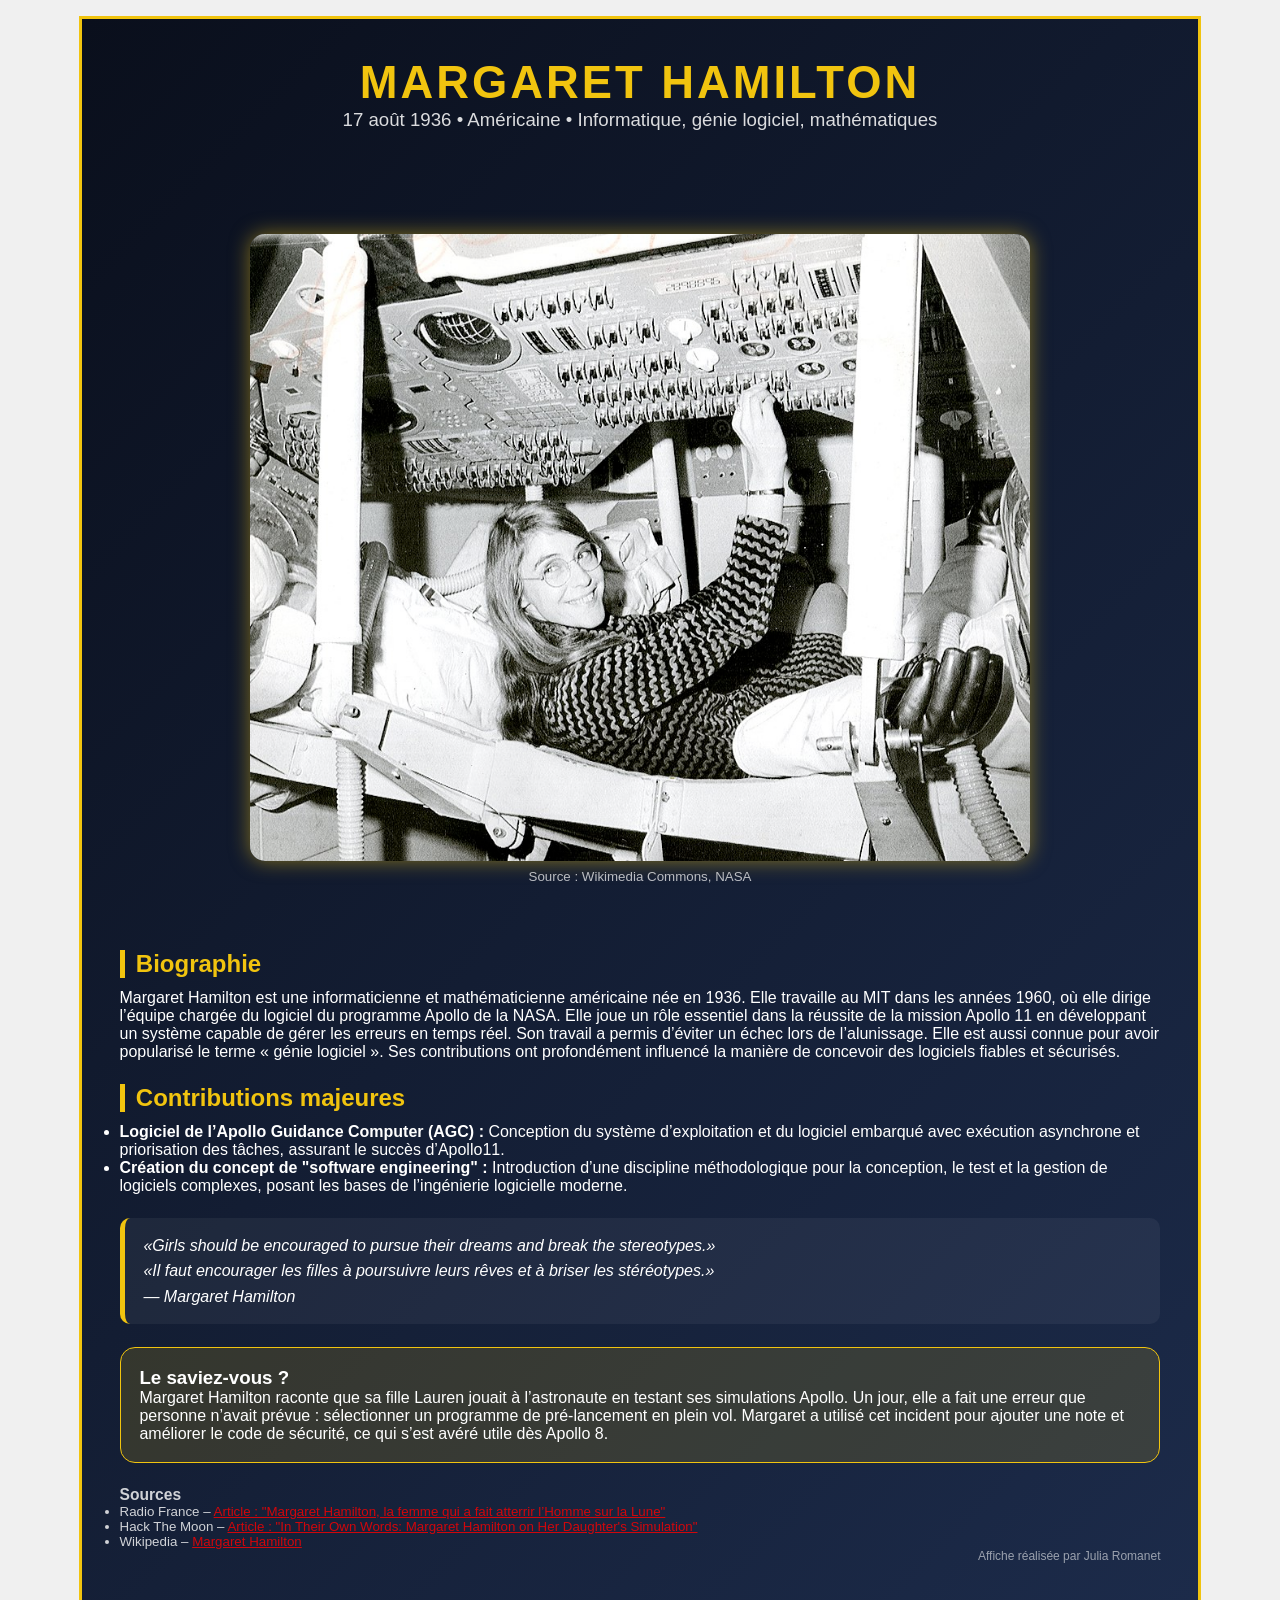
<file: index.html>
<!DOCTYPE html>
<!--
  Arborescence attendue :
  Devoirs/
  └── Poster-html/
      ├── affiche.html   ← ce fichier
      └── images/
          └── portrait.jpg
-->
<html lang="fr">
<head>
  <meta charset="UTF-8">
  <title>Affiche – MARGARET HAMILTON</title>
  <link rel="stylesheet" href="style.css">
</head>
<body>

  <div class="affiche">

    <!-- Zone 1 : En-tête -->
    <header class="entete">
      <h1>MARGARET HAMILTON</h1>
      <p>17 août 1936 • Américaine • Informatique, génie logiciel, mathématiques</p>
    </header>

    <!-- Zone 2 : Portrait -->
    <section class="portrait">
      <img src="Margaret_Hamilton_in_action.jpg" alt="Portrait de MARGARET HAMILTON">
      <p class="legende">Source : Wikimedia Commons, NASA</p>
    </section>

    <!-- Zone 3 : Biographie -->
    <section class="biographie">
      <h2>Biographie</h2>
      <p>Margaret Hamilton est une informaticienne et mathématicienne américaine née en 1936. Elle travaille au MIT dans les années 1960, où elle dirige l’équipe chargée du logiciel du programme Apollo de la NASA. Elle joue un rôle essentiel dans la réussite de la mission Apollo 11 en développant un système capable de gérer les erreurs en temps réel. Son travail a permis d’éviter un échec lors de l’alunissage. Elle est aussi connue pour avoir popularisé le terme « génie logiciel ». Ses contributions ont profondément influencé la manière de concevoir des logiciels fiables et sécurisés.</p>
    </section>

    <!-- Zone 4 : Contributions -->
    <section class="contributions">
      <h2>Contributions majeures</h2>
      <ul>
        <li><strong>Logiciel de l’Apollo Guidance Computer (AGC) :</strong> Conception du système d’exploitation et du logiciel embarqué avec exécution asynchrone et priorisation des tâches, assurant le succès d’Apollo11.</li>
        <li><strong>Création du concept de "software engineering" :</strong> Introduction d’une discipline méthodologique pour la conception, le test et la gestion de logiciels complexes, posant les bases de l’ingénierie logicielle moderne.</li>
      </ul>
    </section>

    <!-- Zone 5 : Citation -->
    <blockquote class="citation">
      <p>«Girls should be encouraged to pursue their dreams and break the stereotypes.»</p>
      <p>«Il faut encourager les filles à poursuivre leurs rêves et à briser les stéréotypes.»</p>
      <cite>— Margaret Hamilton</cite>
    </blockquote>

    <!-- Zone 6 : Le saviez-vous -->
    <aside class="anecdote">
      <h3>Le saviez-vous ?</h3>
      <p>Margaret Hamilton raconte que sa fille Lauren jouait à l’astronaute en testant ses simulations Apollo. Un jour, elle a fait une erreur que personne n’avait prévue : sélectionner un programme de pré-lancement en plein vol. Margaret a utilisé cet incident pour ajouter une note et améliorer le code de sécurité, ce qui s’est avéré utile dès Apollo 8.</p>
    </aside>

    <!-- Zone 7 : Sources -->
    <footer class="sources">
      <h3>Sources</h3>
      <ul>
        <li>Radio France – <a href="https://www.radiofrance.fr/franceculture/margaret-hamilton-la-femme-qui-a-fait-atterrir-l-homme-sur-la-lune-2274004" style="color:#FF0000;" target="_blank" >Article : "Margaret Hamilton, la femme qui a fait atterrir l’Homme sur la Lune"</a></li>
        <li>Hack The Moon – <a href="https://wehackthemoon.com/people/margaret-hamilton-her-daughters-simulation" style="color:#FF0000;" target="_blank">Article : "In Their Own Words: Margaret Hamilton on Her Daughter's Simulation"</a></li>
        <li>Wikipedia – <a href="https://fr.wikipedia.org/wiki/Margaret_Hamilton_(scientifique)" style="color:#FF0000;" target="_blank">Margaret Hamilton</a></li>
      </ul>
      <p class="realisation">Affiche réalisée par Julia Romanet</p>
    </footer>

  </div> <!-- fin .affiche -->

</body>
</html>
</file>
<file: style.css>
/* ── Réinitialisation ── */
* { box-sizing: border-box; margin: 0; padding: 0; }

/* ── Affiche A3 portrait ── */
body {
    background: #f0f0f0;
    display: flex;
    justify-content: center;
    padding: 1rem;
}

/* Style général */
.affiche {
  width: 29.7cm;
  height: 42cm;
  padding: 1cm;
  font-family: Arial, sans-serif;

  /* Dégradé spatial */
  background: linear-gradient(135deg, #0a0f1c, #1c2b4a);
  color: white;
  display: grid;
  grid-template-rows: auto 1fr auto auto;
  gap: 0.6cm;
  border: 3px solid #f1c40f;
}

/* En-tête */
.entete {
    text-align: center;
    margin-bottom: 1cm;
}

.entete h1 {
  font-size: 34pt;
  letter-spacing: 3px;
  color: #f1c40f;
}

.entete p {
    font-size: 14pt;
	opacity: 0.85;
}

/* Corps */
.corps {
  display: grid;
  grid-template-columns: 1fr 2fr;
  gap: 0.6cm;
}

/* Portrait */
.portrait {
  display: flex;
  flex-direction: column;
  align-items: center;
  justify-content: center;
}

.portrait img {
  width: 75%;
  border-radius: 15px;
  box-shadow: 0 0 20px rgba(241, 196, 15, 0.5);
}

.legende {
  font-size: 10pt;
  margin-top: 0.2cm;
  opacity: 0.7;
}

/* Textes */
.textes {
  display: flex;
  flex-direction: column;
  gap: 0.6cm;
}

/* Titres */
h2 {
  font-size: 18pt;
  color: #f1c40f;
  border-left: 5px solid #f1c40f;
  padding-left: 0.3cm;
  margin-bottom: 0.3cm;
}

/* Bas */
.bas {
  display: grid;
  grid-template-columns: 1fr 1fr;
  gap: 0.6cm;
}

/* Citation */
.citation {
  font-style: italic;
  border-left: 5px solid #f1c40f;
  padding-left: 0.5cm;

  background: rgba(255,255,255,0.05);
  border-radius: 10px;
  padding: 0.5cm;

  display: flex;
  flex-direction: column;
  justify-content: center;
  gap: 0.2cm;
}

/* Anecdote */
.anecdote {
  background: rgba(241, 196, 15, 0.15);
  padding: 0.5cm;
  border-radius: 15px;
  border: 1px solid #f1c40f;
}

/* Sources */
.sources {
  font-size: 10pt;
  opacity: 0.8;
}


.contenu {
    display: flex;
    justify-content: space-between;
}

.realisation {
  font-size:9pt;
  opacity:0.7;
  text-align:right;
}
</file>
